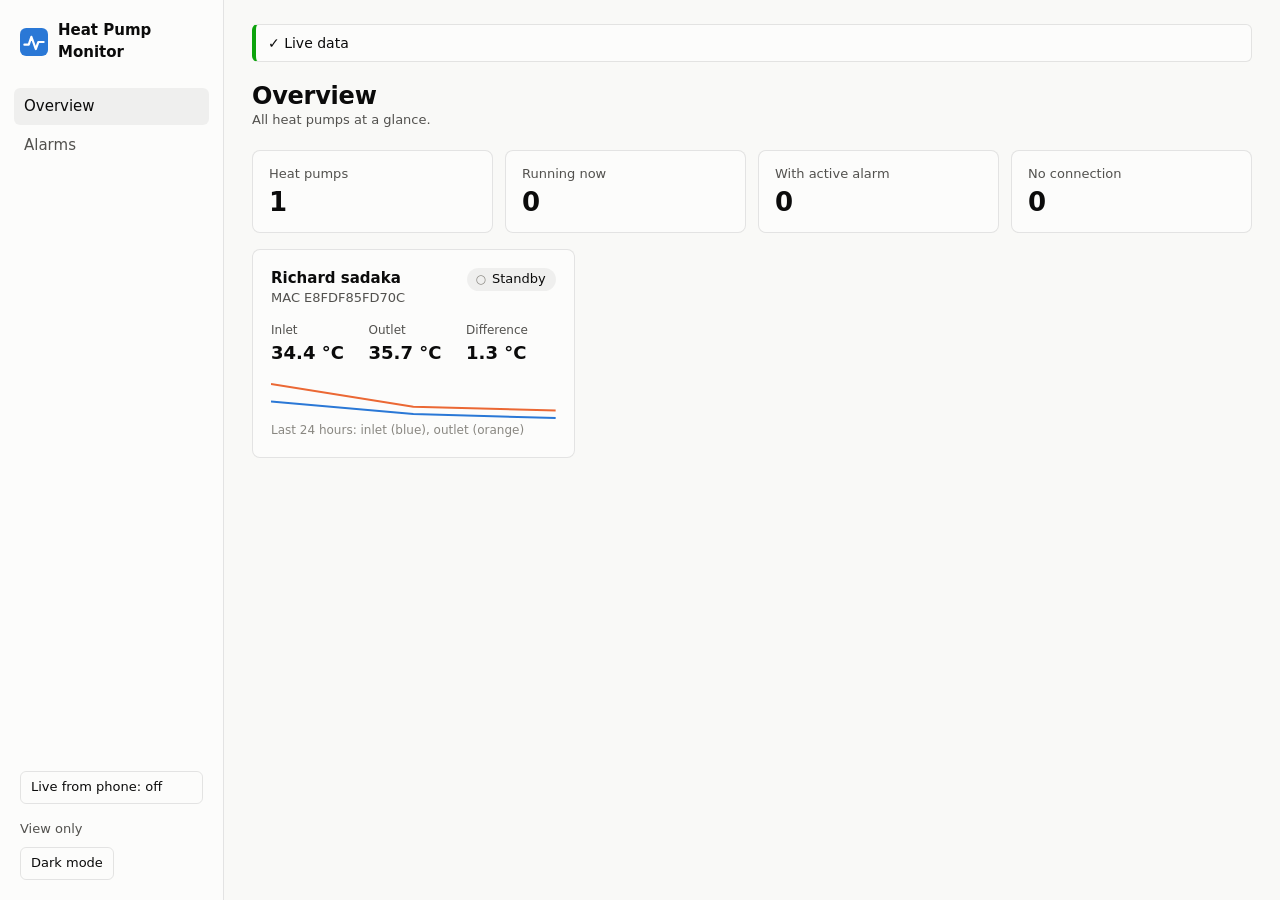
<file: index.html>
<!doctype html>
<html lang="en">
<head>
<meta charset="utf-8">
<meta name="viewport" content="width=device-width, initial-scale=1">
<title>Heat Pump Monitor</title>
<meta name="description" content="Read-only monitoring of heat pumps: live readings, alarms and water temperature history.">
<link rel="icon" href="data:image/svg+xml,%3Csvg xmlns='http://www.w3.org/2000/svg' viewBox='0 0 32 32'%3E%3Crect width='32' height='32' rx='7' fill='%232a78d6'/%3E%3Cpath d='M5 19h5l3-9 5 14 3-8h6' fill='none' stroke='white' stroke-width='2.5' stroke-linecap='round' stroke-linejoin='round'/%3E%3C/svg%3E">
<link rel="stylesheet" href="style.css">
</head>
<body>
<div class="shell">
  <aside class="side">
    <a class="brand" href="#/">
      <svg viewBox="0 0 32 32" aria-hidden="true"><rect width="32" height="32" rx="7" fill="var(--inlet)"/><path d="M5 19h5l3-9 5 14 3-8h6" fill="none" stroke="#fff" stroke-width="2.5" stroke-linecap="round" stroke-linejoin="round"/></svg>
      <span>Heat Pump Monitor</span>
    </a>
    <nav class="nav" aria-label="Main">
      <a href="#/" data-nav="overview">Overview</a>
      <a href="#/alarms" data-nav="alarms">Alarms <span id="alarm-count" class="count" hidden></span></a>
    </nav>
    <div class="side-foot">
      <span class="mode">View only</span>
      <button id="theme" type="button" class="ghost">Dark mode</button>
    </div>
  </aside>
  <main class="main">
    <p id="source" class="source" role="status"></p>
    <div id="page"></div>
  </main>
</div>
<div id="tip" class="tip" hidden></div>
<script src="data.js"></script>
<script src="live.js"></script>
<script src="app.js"></script>
</body>
</html>
</file>
<file: style.css>
:root {
  color-scheme: light;
  --page: #f9f9f7;
  --surface: #fcfcfb;
  --ink: #0b0b0b;
  --ink-2: #52514e;
  --muted: #898781;
  --grid: #e1e0d9;
  --axis: #c3c2b7;
  --border: rgba(11, 11, 11, 0.10);
  --wash: rgba(11, 11, 11, 0.05);
  --inlet: #2a78d6;
  --outlet: #eb6834;
  --suction: #1baf7a;
  --discharge: #eda100;
  --freq: #6250d6;
  --good: #0ca30c;
  --warning: #fab219;
  --critical: #d03b3b;
}
@media (prefers-color-scheme: dark) {
  :root:not([data-theme="light"]) {
    color-scheme: dark;
    --page: #0d0d0d;
    --surface: #1a1a19;
    --ink: #f0efec;
    --ink-2: #c3c2b7;
    --grid: #2c2c2a;
    --axis: #383835;
    --border: rgba(255, 255, 255, 0.10);
    --wash: rgba(255, 255, 255, 0.07);
    --inlet: #3987e5;
    --outlet: #d95926;
    --suction: #199e70;
    --discharge: #c98500;
    --freq: #9085e9;
  }
}
:root[data-theme="dark"] {
  color-scheme: dark;
  --page: #0d0d0d;
  --surface: #1a1a19;
  --ink: #f0efec;
  --ink-2: #c3c2b7;
  --grid: #2c2c2a;
  --axis: #383835;
  --border: rgba(255, 255, 255, 0.10);
  --wash: rgba(255, 255, 255, 0.07);
  --inlet: #3987e5;
  --outlet: #d95926;
  --suction: #199e70;
  --discharge: #c98500;
  --freq: #9085e9;
}

* { box-sizing: border-box; }
html, body { margin: 0; }
body {
  background: var(--page);
  color: var(--ink);
  font: 15px/1.45 system-ui, -apple-system, "Segoe UI", sans-serif;
}
a { color: inherit; }
h1 { margin: 0; font-size: 24px; line-height: 1.2; letter-spacing: -0.01em; }
h2 { margin: 0; font-size: 16px; line-height: 1.3; }
p { margin: 0; }
button { font: inherit; color: inherit; }
button:focus-visible, a:focus-visible, summary:focus-visible, .chart:focus-visible { outline: 2px solid var(--inlet); outline-offset: 2px; }
.muted { color: var(--ink-2); font-size: 13px; }

/* Layout */
.shell { display: grid; grid-template-columns: 224px minmax(0, 1fr); min-height: 100vh; }
.side {
  position: sticky; top: 0; height: 100vh;
  display: flex; flex-direction: column; gap: 24px;
  padding: 20px 14px;
  background: var(--surface);
  border-right: 1px solid var(--border);
}
.brand { display: flex; align-items: center; gap: 10px; padding: 0 6px; font-weight: 600; text-decoration: none; }
.brand svg { width: 28px; height: 28px; flex: none; }
.nav { display: flex; flex-direction: column; gap: 2px; }
.nav a { display: flex; align-items: center; justify-content: space-between; padding: 8px 10px; border-radius: 6px; color: var(--ink-2); font-weight: 500; text-decoration: none; }
.nav a:hover { background: var(--wash); }
.nav a[aria-current="page"] { background: var(--wash); color: var(--ink); }
.count { min-width: 20px; padding: 0 6px; border-radius: 10px; background: var(--critical); color: #fff; font-size: 12px; font-weight: 600; line-height: 20px; text-align: center; }
.side-foot { margin-top: auto; display: flex; flex-direction: column; align-items: flex-start; gap: 8px; padding: 0 6px; }
.mode { color: var(--ink-2); font-size: 13px; }
.ghost { appearance: none; padding: 6px 10px; background: transparent; border: 1px solid var(--border); border-radius: 6px; font-size: 13px; font-weight: 500; cursor: pointer; }
.ghost:hover { background: var(--wash); }
.main { width: 100%; max-width: 1180px; margin: 0 auto; padding: 24px 28px 56px; min-width: 0; }

/* Notices and page headings */
.source { margin-bottom: 20px; padding: 8px 12px; background: var(--surface); border: 1px solid var(--border); border-left: 4px solid var(--warning); border-radius: 6px; font-size: 14px; }
.source.live { border-left-color: var(--good); }
.head { display: flex; flex-wrap: wrap; align-items: flex-start; justify-content: space-between; gap: 8px 16px; margin-bottom: 20px; }
.crumb { display: inline-block; margin-bottom: 8px; color: var(--ink-2); font-size: 13px; text-decoration: none; }
.crumb:hover { text-decoration: underline; }
.title-row { display: flex; flex-wrap: wrap; align-items: center; gap: 8px 12px; }

/* Status label: always an icon and a word, never colour alone */
.pill { display: inline-flex; align-items: center; gap: 6px; padding: 2px 10px 2px 8px; background: var(--wash); border-radius: 12px; font-size: 13px; font-weight: 500; white-space: nowrap; }
.pill i { font-style: normal; font-size: 12px; line-height: 1; }
.pill.running i { color: var(--good); }
.pill.standby i { color: var(--muted); }
.pill.alarm i { color: var(--critical); }
.pill.offline i { color: var(--ink-2); }

/* Cards */
.card, .tile { background: var(--surface); border: 1px solid var(--border); border-radius: 8px; }
.card { position: relative; margin-top: 16px; padding: 18px; }
.card-head { display: flex; flex-wrap: wrap; align-items: center; justify-content: space-between; gap: 10px 16px; }
.tiles { display: grid; grid-template-columns: repeat(4, minmax(0, 1fr)); gap: 12px; }
.tiles.three { grid-template-columns: repeat(3, minmax(0, 1fr)); }
.tile { padding: 14px 16px; display: flex; flex-direction: column; gap: 4px; }
.tile-label { color: var(--ink-2); font-size: 13px; }
.tile-value { font-size: 26px; font-weight: 600; line-height: 1.15; }

/* Overview unit cards */
.units { display: grid; grid-template-columns: repeat(auto-fill, minmax(300px, 1fr)); gap: 16px; margin-top: 16px; }
.unit { display: flex; flex-direction: column; gap: 14px; padding: 18px; background: var(--surface); border: 1px solid var(--border); border-radius: 8px; text-decoration: none; transition: border-color 0.12s; }
.unit:hover { border-color: var(--muted); }
.unit-top { display: flex; justify-content: space-between; align-items: flex-start; gap: 10px; }
.unit-name { font-weight: 600; }
.unit-temps { display: grid; grid-template-columns: repeat(3, minmax(0, 1fr)); gap: 8px; }
.unit-temps span { display: block; color: var(--ink-2); font-size: 12px; }
.unit-temps strong { font-size: 18px; font-weight: 600; }
.spark { display: block; width: 100%; height: 42px; }
.spark-note { color: var(--muted); font-size: 12px; }

/* View switch */
.views { display: inline-flex; gap: 2px; padding: 3px; background: var(--wash); border-radius: 7px; }
.views button { appearance: none; border: 0; border-radius: 5px; background: transparent; color: var(--ink-2); font-weight: 500; font-size: 14px; padding: 5px 14px; cursor: pointer; }
.views button:hover { color: var(--ink); }
.views button[aria-pressed="true"] { background: var(--surface); color: var(--ink); box-shadow: 0 1px 2px rgba(0, 0, 0, 0.15); }
.tools { display: flex; flex-wrap: wrap; align-items: center; gap: 8px; }

/* Chart */
.legend { display: flex; flex-wrap: wrap; gap: 4px 16px; margin-top: 10px; color: var(--ink-2); font-size: 13px; }
.legend span { display: inline-flex; align-items: center; gap: 6px; }
.key { display: inline-block; width: 16px; height: 2px; border-radius: 1px; flex: none; }
.key-inlet { background: var(--inlet); }
.key-outlet { background: var(--outlet); }
.key-band { height: 10px; border-radius: 2px; background: var(--muted); opacity: 0.3; }
.key-diff { height: 10px; border-radius: 2px; background: var(--ink-2); opacity: 0.22; }
.key-run { height: 10px; border-radius: 2px; background: var(--good); opacity: 0.7; }
.chart { width: 100%; height: 380px; margin-top: 8px; touch-action: pan-y; border-radius: 4px; }
.chart.chart-small { height: 260px; }
.chart svg { display: block; width: 100%; height: 100%; }
.chart text { font: 12px system-ui, -apple-system, "Segoe UI", sans-serif; fill: var(--muted); font-variant-numeric: tabular-nums; }
.chart .end-label { fill: var(--ink-2); font-weight: 500; }
.tip { position: fixed; z-index: 5; min-width: 150px; padding: 8px 10px; background: var(--surface); border: 1px solid var(--border); border-radius: 6px; box-shadow: 0 2px 10px rgba(0, 0, 0, 0.14); font-size: 13px; pointer-events: none; }
.tip-time { margin-bottom: 4px; color: var(--ink-2); }
.tip-row { display: flex; align-items: center; gap: 6px; white-space: nowrap; }
.tip-row strong { font-size: 14px; }
.tip-row small { color: var(--ink-2); font-size: 12px; }

/* Tables */
.numbers { margin-top: 12px; font-size: 14px; }
.numbers summary { color: var(--ink-2); cursor: pointer; }
.table-wrap { overflow: auto; margin-top: 8px; }
.numbers .table-wrap { max-height: 320px; }
table { width: 100%; border-collapse: collapse; font-size: 13px; font-variant-numeric: tabular-nums; }
th, td { padding: 7px 10px; text-align: right; border-bottom: 1px solid var(--grid); white-space: nowrap; }
th:first-child, td:first-child { text-align: left; }
thead th { position: sticky; top: 0; background: var(--surface); color: var(--ink-2); font-weight: 500; }
.left th, .left td { text-align: left; }
.empty { padding: 12px 0 2px; color: var(--ink-2); font-size: 14px; }

/* All readings */
.groups { display: grid; grid-template-columns: repeat(auto-fill, minmax(260px, 1fr)); gap: 20px 32px; margin-top: 12px; }
.group h3 { margin: 0 0 4px; color: var(--ink-2); font-size: 12px; font-weight: 600; }
.group dl { margin: 0; }
.group dl div { display: flex; justify-content: space-between; gap: 12px; padding: 7px 0; border-bottom: 1px solid var(--grid); }
.group dt { color: var(--ink-2); font-size: 13px; }
.group dd { margin: 0; font-size: 14px; font-weight: 500; white-space: nowrap; }

@media (max-width: 820px) {
  .shell { display: block; }
  .side { position: static; height: auto; flex-direction: row; flex-wrap: wrap; align-items: center; gap: 8px 12px; padding: 10px 16px; border-right: 0; border-bottom: 1px solid var(--border); }
  .nav { flex-direction: row; order: 3; width: 100%; }
  .nav a { gap: 8px; padding: 6px 10px; }
  .side-foot { flex-direction: row; align-items: center; margin: 0 0 0 auto; padding: 0; }
  .mode { display: none; }
  .main { padding: 16px 16px 40px; }
  .tiles, .tiles.three { grid-template-columns: repeat(2, minmax(0, 1fr)); }
  .tiles.three > :last-child { grid-column: 1 / -1; }
  .tile-value { font-size: 22px; }
  .chart { height: 300px; }
  .chart.chart-small { height: 220px; }
  .units { grid-template-columns: minmax(0, 1fr); }
}
@media print {
  .side, .views, .ghost, .numbers { display: none; }
  .shell { display: block; }
}

/* Live mode on this phone */
.live-btn { width: 100%; text-align: left; white-space: normal; margin-bottom: 8px; }
.live-overlay { position: fixed; inset: 0; background: rgba(0,0,0,.45); display: flex; align-items: center; justify-content: center; padding: 16px; z-index: 50; }
.live-overlay[hidden] { display: none; }
.live-box { background: var(--surface); color: inherit; border-radius: 12px; padding: 20px; width: 100%; max-width: 380px; display: grid; gap: 10px; box-shadow: 0 10px 40px rgba(0,0,0,.3); }
.live-box h2 { margin: 0; font-size: 1.1rem; }
.live-box p { margin: 0; font-size: .9rem; opacity: .85; }
.live-box input { font: inherit; padding: 10px; border-radius: 8px; border: 1px solid rgba(127,127,127,.4); background: transparent; color: inherit; }
.live-actions { display: flex; gap: 8px; justify-content: flex-end; }
.live-msg { min-height: 1.2em; color: #c0392b; }
</file>
